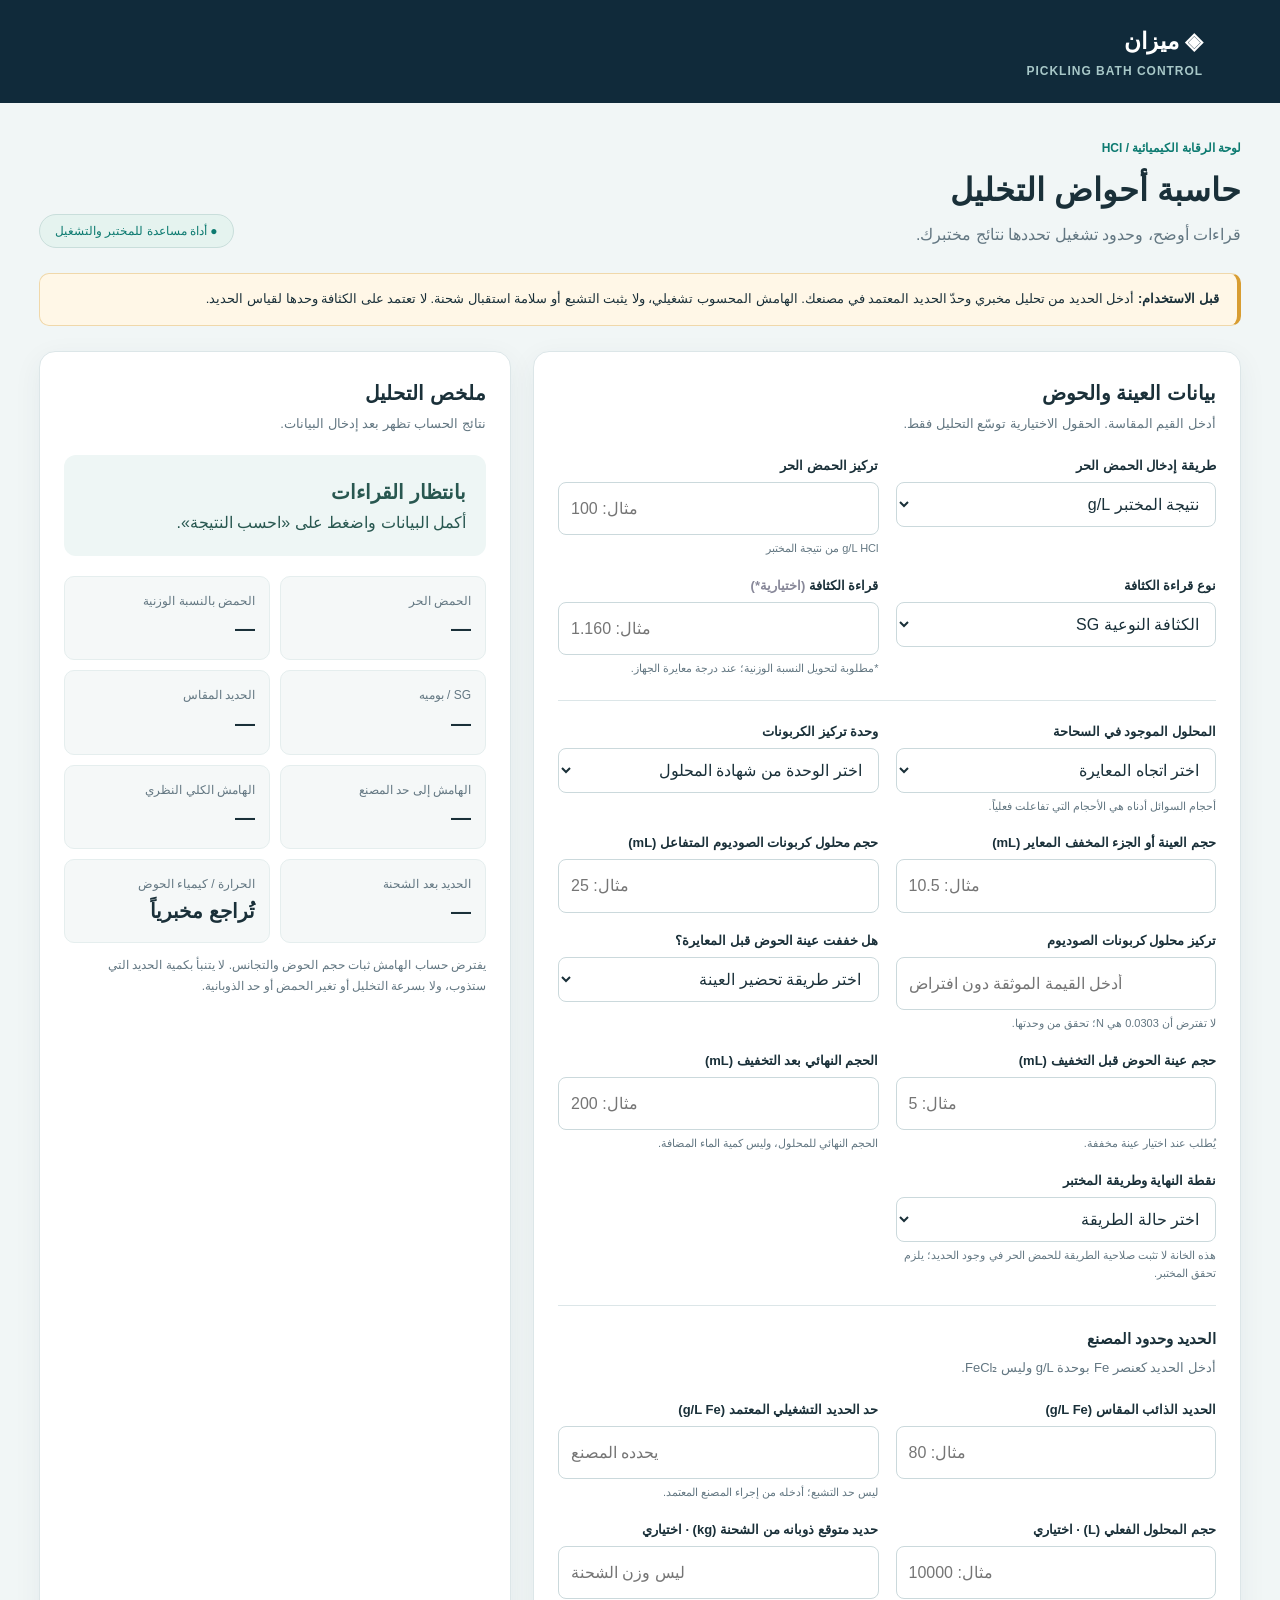
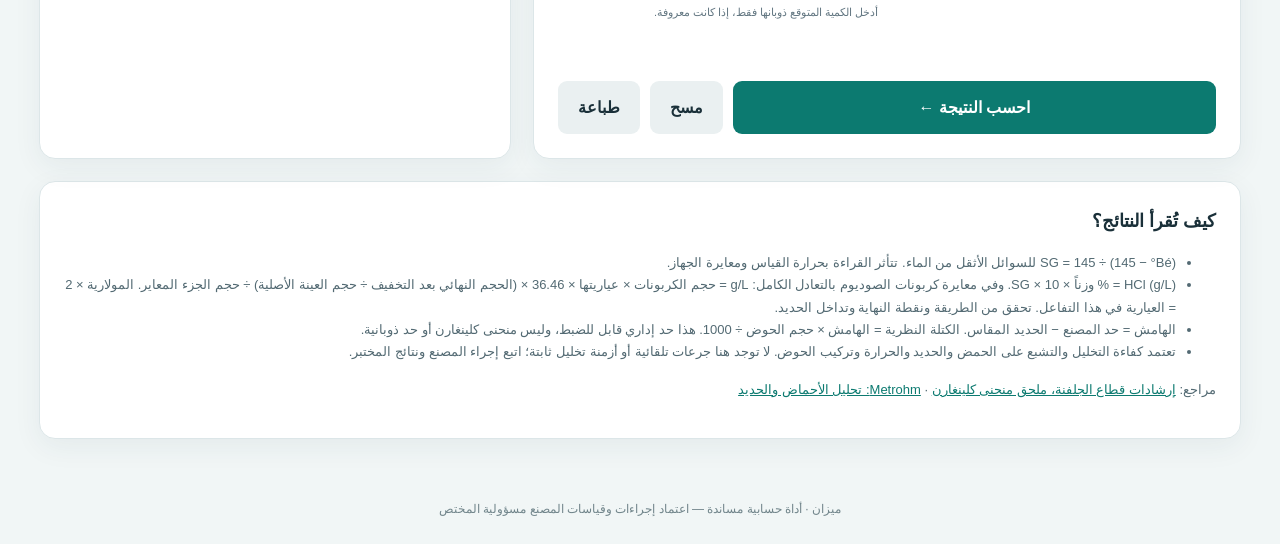
<file: hcl-capacity.html>
<!doctype html><html lang="ar" dir="rtl"><head><meta charset="utf-8"><meta name="viewport" content="width=device-width,initial-scale=1"><title>ميزان | حاسبة أحواض التخليل</title><style>
:root{--navy:#102a3a;--ink:#1a3039;--muted:#637782;--line:#dce6e8;--teal:#0c7a70;--bg:#f1f6f6}*{box-sizing:border-box}body{margin:0;background:var(--bg);color:var(--ink);font-family:Tahoma,Arial,sans-serif;line-height:1.7}.top{background:var(--navy);color:white;padding:22px 6%}.brand{font-weight:bold;font-size:23px}.brand small{font-size:12px;color:#a8c8c8;display:block;letter-spacing:1px}.wrap{max-width:1250px;margin:auto;padding:35px 24px}.eyebrow{color:var(--teal);font-size:12px;font-weight:bold}.hero{display:flex;justify-content:space-between;align-items:end;gap:20px}.hero h1{font-size:32px;margin:4px 0}.hero p{margin:0;color:var(--muted)}.pill{border:1px solid #c9dedb;color:var(--teal);background:#e5f3ef;border-radius:30px;padding:6px 15px;font-size:12px;white-space:nowrap}.alert{margin:25px 0;background:#fff7e7;border:1px solid #f0d8aa;border-right:4px solid #d89d32;padding:14px 18px;border-radius:10px;font-size:13px}.grid{display:grid;grid-template-columns:1.2fr .8fr;gap:22px}.card{background:white;border:1px solid var(--line);border-radius:16px;padding:24px;box-shadow:0 8px 28px #183d4810}.card h2{margin:0;font-size:20px}.sub{color:var(--muted);font-size:13px;margin:3px 0 20px}.fields{display:grid;grid-template-columns:1fr 1fr;gap:17px}.field label{display:block;font-size:13px;font-weight:bold;margin-bottom:5px}.field small{display:block;color:var(--muted);font-size:11px;margin-top:4px}.field input,.field select{width:100%;border:1px solid #cbd9dc;border-radius:8px;padding:12px;font:inherit;color:var(--ink);background:#fff;direction:ltr;text-align:left}.field select{direction:rtl;text-align:right}.section{border-top:1px solid var(--line);margin-top:22px;padding-top:20px}.section h3{font-size:15px;margin:0 0 5px}.buttons{display:flex;gap:10px;margin-top:24px}button{border:0;border-radius:9px;padding:13px 20px;font:inherit;font-weight:bold;cursor:pointer}.primary{background:var(--teal);color:white;flex:1}.secondary{background:#eaf0f1;color:var(--ink)}.status{background:#eef6f5;border-radius:12px;padding:20px;margin:20px 0;color:#285750}.status strong{display:block;font-size:20px}.results{display:grid;grid-template-columns:1fr 1fr;gap:10px}.metric{background:#f5f8f8;border:1px solid #e5eeee;padding:14px;border-radius:10px}.metric span{display:block;color:var(--muted);font-size:12px}.metric b{font-size:20px;direction:ltr;display:block;text-align:right}.note{font-size:12px;color:var(--muted)}.error{color:#a23827;font-weight:bold;min-height:22px;font-size:13px}.refs{margin-top:22px}.refs h2{font-size:18px}.refs p,.refs li{font-size:13px;color:#536a73}.refs a{color:var(--teal)}footer{text-align:center;color:#71858b;font-size:12px;padding:25px}@media(max-width:800px){.grid{grid-template-columns:1fr}.hero{display:block}.pill{display:inline-block;margin-top:15px}.hero h1{font-size:26px}}@media(max-width:480px){.fields{grid-template-columns:1fr}.wrap{padding:24px 14px}.card{padding:18px}}@media print{button{display:none}body{background:white}.card{box-shadow:none}.grid{display:block}.card{margin-bottom:10px}}
</style></head><body><header class="top"><div class="brand">◈ ميزان <small>PICKLING BATH CONTROL</small></div></header><main class="wrap"><div class="hero"><div><div class="eyebrow">لوحة الرقابة الكيميائية / HCl</div><h1>حاسبة أحواض التخليل</h1><p>قراءات أوضح، وحدود تشغيل تحددها نتائج مختبرك.</p></div><div class="pill">● أداة مساعدة للمختبر والتشغيل</div></div><div class="alert"><b>قبل الاستخدام:</b> أدخل الحديد من تحليل مخبري وحدّ الحديد المعتمد في مصنعك. الهامش المحسوب تشغيلي، ولا يثبت التشبع أو سلامة استقبال شحنة. لا تعتمد على الكثافة وحدها لقياس الحديد.</div><div class="grid"><section class="card"><h2>بيانات العينة والحوض</h2><p class="sub">أدخل القيم المقاسة. الحقول الاختيارية توسّع التحليل فقط.</p><div class="fields"><div class="field"><label for="mode">طريقة إدخال الحمض الحر</label><select id="mode"><option value="gl">نتيجة المختبر g/L</option><option value="ww">نسبة وزنية % w/w</option><option value="tit">معايرة كربونات الصوديوم Na₂CO₃</option></select></div><div class="field" id="acidbox"><label for="acid">تركيز الحمض الحر</label><input id="acid" type="number" min="0" step="any" placeholder="مثال: 100"><small id="acidunit">g/L HCl من نتيجة المختبر</small></div><div class="field"><label for="densitytype">نوع قراءة الكثافة</label><select id="densitytype"><option value="sg">الكثافة النوعية SG</option><option value="be">درجة بوميه °Bé</option></select></div><div class="field"><label for="density">قراءة الكثافة <span style="color:#889">(اختيارية*)</span></label><input id="density" type="number" min="0" step="any" placeholder="مثال: 1.160"><small>*مطلوبة لتحويل النسبة الوزنية؛ عند درجة معايرة الجهاز.</small></div></div><div id="titration" class="fields section" hidden><div class="field"><label for="direction">المحلول الموجود في السحاحة</label><select id="direction"><option value="">اختر اتجاه المعايرة</option><option value="carbonate">كربونات الصوديوم في السحاحة</option><option value="acid">عينة الحمض في السحاحة</option></select><small>أحجام السوائل أدناه هي الأحجام التي تفاعلت فعلياً.</small></div><div class="field"><label for="conctype">وحدة تركيز الكربونات</label><select id="conctype"><option value="">اختر الوحدة من شهادة المحلول</option><option value="N">عيارية N</option><option value="M">مولارية M — للتعادل الكامل</option></select></div><div class="field"><label for="sample">حجم العينة أو الجزء المخفف المعاير (mL)</label><input id="sample" type="number" min="0" step="any" placeholder="مثال: 10.5"></div><div class="field"><label for="naoh">حجم محلول كربونات الصوديوم المتفاعل (mL)</label><input id="naoh" type="number" min="0" step="any" placeholder="مثال: 25"></div><div class="field"><label for="normal">تركيز محلول كربونات الصوديوم</label><input id="normal" type="number" min="0" step="any" placeholder="أدخل القيمة الموثقة دون افتراض"><small>لا تفترض أن 0.0303 هي N؛ تحقق من وحدتها.</small></div><div class="field"><label for="dilutionmode">هل خففت عينة الحوض قبل المعايرة؟</label><select id="dilutionmode"><option value="">اختر طريقة تحضير العينة</option><option value="no">لم أخففها</option><option value="yes">خففتها قبل أخذ جزء للمعايرة</option></select></div><div class="field"><label for="original">حجم عينة الحوض قبل التخفيف (mL)</label><input id="original" type="number" min="0" step="any" placeholder="مثال: 5"><small>يُطلب عند اختيار عينة مخففة.</small></div><div class="field"><label for="finalvol">الحجم النهائي بعد التخفيف (mL)</label><input id="finalvol" type="number" min="0" step="any" placeholder="مثال: 200"><small>الحجم النهائي للمحلول، وليس كمية الماء المضافة.</small></div><div class="field"><label for="endpoint">نقطة النهاية وطريقة المختبر</label><select id="endpoint"><option value="">اختر حالة الطريقة</option><option value="confirmed">طريقة مختبر موثقة للتعادل الكامل</option></select><small>هذه الخانة لا تثبت صلاحية الطريقة للحمض الحر في وجود الحديد؛ يلزم تحقق المختبر.</small></div></div><div class="section"><h3>الحديد وحدود المصنع</h3><p class="sub">أدخل الحديد كعنصر Fe بوحدة g/L وليس FeCl₂.</p><div class="fields"><div class="field"><label for="iron">الحديد الذائب المقاس (g/L Fe)</label><input id="iron" type="number" min="0" step="any" placeholder="مثال: 80"></div><div class="field"><label for="limit">حد الحديد التشغيلي المعتمد (g/L Fe)</label><input id="limit" type="number" min="0" step="any" placeholder="يحدده المصنع"><small>ليس حد التشبع؛ أدخله من إجراء المصنع المعتمد.</small></div><div class="field"><label for="volume">حجم المحلول الفعلي (L) · اختياري</label><input id="volume" type="number" min="0" step="any" placeholder="مثال: 10000"></div><div class="field"><label for="load">حديد متوقع ذوبانه من الشحنة (kg) · اختياري</label><input id="load" type="number" min="0" step="any" placeholder="ليس وزن الشحنة"><small>أدخل الكمية المتوقع ذوبانها فقط، إذا كانت معروفة.</small></div></div></div><p class="error" id="error" role="alert"></p><div class="buttons"><button class="primary" id="calculate">احسب النتيجة ←</button><button class="secondary" id="reset">مسح</button><button class="secondary" onclick="window.print()">طباعة</button></div></section><section class="card"><h2>ملخص التحليل</h2><p class="sub">نتائج الحساب تظهر بعد إدخال البيانات.</p><div class="status" id="status" aria-live="polite"><strong>بانتظار القراءات</strong>أكمل البيانات واضغط على «احسب النتيجة».</div><div class="results"><div class="metric"><span>الحمض الحر</span><b id="outacid">—</b></div><div class="metric"><span>الحمض بالنسبة الوزنية</span><b id="outww">—</b></div><div class="metric"><span>SG / بوميه</span><b id="outsg">—</b></div><div class="metric"><span>الحديد المقاس</span><b id="outiron">—</b></div><div class="metric"><span>الهامش إلى حد المصنع</span><b id="margin">—</b></div><div class="metric"><span>الهامش الكلي النظري</span><b id="mass">—</b></div><div class="metric"><span>الحديد بعد الشحنة</span><b id="projected">—</b></div><div class="metric"><span>الحرارة / كيمياء الحوض</span><b>تُراجع مخبرياً</b></div></div><p class="note">يفترض حساب الهامش ثبات حجم الحوض والتجانس. لا يتنبأ بكمية الحديد التي ستذوب، ولا بسرعة التخليل أو تغير الحمض أو حد الذوبانية.</p></section></div><section class="card refs"><h2>كيف تُقرأ النتائج؟</h2><ul><li>SG = 145 ÷ (145 − °Bé) للسوائل الأثقل من الماء. تتأثر القراءة بحرارة القياس ومعايرة الجهاز.</li><li>HCl (g/L) = % وزناً × SG × 10. وفي معايرة كربونات الصوديوم بالتعادل الكامل: g/L = حجم الكربونات × عياريتها × 36.46 × (الحجم النهائي بعد التخفيف ÷ حجم العينة الأصلية) ÷ حجم الجزء المعاير. المولارية × 2 = العيارية في هذا التفاعل. تحقق من الطريقة ونقطة النهاية وتداخل الحديد.</li><li>الهامش = حد المصنع − الحديد المقاس. الكتلة النظرية = الهامش × حجم الحوض ÷ 1000. هذا حد إداري قابل للضبط، وليس منحنى كلينغارن أو حد ذوبانية.</li><li>تعتمد كفاءة التخليل والتشبع على الحمض والحديد والحرارة وتركيب الحوض. لا توجد هنا جرعات تلقائية أو أزمنة تخليل ثابتة؛ اتبع إجراء المصنع ونتائج المختبر.</li></ul><p>مراجع: <a href="https://www.sepa.org.uk/media/90906/ippc_sg5_guidance_for_a2_activities_in_the_galvanising_sector.pdf" target="_blank" rel="noreferrer">إرشادات قطاع الجلفنة، ملحق منحنى كلينغارن</a> · <a href="https://www.metrohm.com/ja_jp/applications/application-notes/prozess-applikationen-anpan/an-pan-1019.html" target="_blank" rel="noreferrer">Metrohm: تحليل الأحماض والحديد</a></p></section></main><footer>ميزان · أداة حسابية مساندة — اعتماد إجراءات وقياسات المصنع مسؤولية المختص</footer><script>
const $=id=>document.getElementById(id);const fields=['acid','density','sample','naoh','normal','original','finalvol','iron','limit','volume','load'];const n=id=>$(id).value.trim()===''?null:Number($(id).value);const fmt=(x,d=1)=>Number(x).toLocaleString('en-US',{maximumFractionDigits:d});function mode(){let m=$('mode').value;$('acidbox').hidden=m==='tit';$('titration').hidden=m!=='tit';$('acidunit').textContent=m==='ww'?'% وزناً/وزن من نتيجة المختبر':'g/L HCl من نتيجة المختبر'}$('mode').onchange=mode;$('densitytype').onchange=()=>{$('density').placeholder=$('densitytype').value==='sg'?'مثال: 1.160':'مثال: 20.0'};function clearout(){['outacid','outww','outsg','outiron','margin','mass','projected'].forEach(id=>$(id).textContent='—')}function calculate(){clearout();$('error').textContent='';$('status').innerHTML='<strong>النتيجة غير مكتملة</strong>راجع البيانات ثم أعد الحساب.';let x={};for(const id of fields){x[id]=n(id);if(x[id]!==null&&(!Number.isFinite(x[id])||x[id]<0)){ $('error').textContent='أدخل أرقاماً صحيحة غير سالبة في جميع الحقول.';return}}let sg=null,be=null;if(x.density!==null){if($('densitytype').value==='be'){if(x.density>=145){$('error').textContent='قراءة بوميه غير صالحة.';return}be=x.density;sg=145/(145-be)}else{sg=x.density;if(sg<1||sg>2){$('error').textContent='تحقق من SG: أدخل قيمة بين 1 و 2 لهذه الأداة.';return}be=145-145/sg}}let acid;let m=$('mode').value;if(m==='tit'){if(!$('direction').value||!$('conctype').value||!$('endpoint').value){$('error').textContent='اختر اتجاه المعايرة ووحدة تركيز الكربونات وأكد أن نقطة النهاية للتعادل الكامل وفق طريقة المختبر.';return}if(x.sample===null||x.sample<=0||x.naoh===null||x.normal===null||x.normal<=0||!$('dilutionmode').value){$('error').textContent='أكمل أحجام المحاليل والتركيز واختر طريقة تحضير العينة.';return}let factor=1;if($('dilutionmode').value==='yes'){if(x.original===null||x.original<=0||x.finalvol===null||x.finalvol<x.original||x.sample>x.finalvol){$('error').textContent='تحقق من أحجام التخفيف: الحجم النهائي لا يقل عن العينة الأصلية، والجزء المعاير لا يتجاوز الحجم النهائي.';return}factor=x.finalvol/x.original}acid=x.naoh*x.normal*($('conctype').value==='M'?2:1)*36.46*factor/x.sample}else{if(x.acid===null){$('error').textContent='أدخل نتيجة الحمض الحر.';return}if(m==='ww'&&(x.acid>100||sg===null)){$('error').textContent='النسبة الوزنية يجب ألا تتجاوز 100% وتتطلب قراءة الكثافة.';return}acid=m==='ww'?x.acid*sg*10:x.acid}if(x.iron===null||x.limit===null||x.limit<=0){$('error').textContent='أدخل الحديد المقاس وحد الحديد المعتمد الأكبر من صفر.';return}if(x.volume!==null&&x.volume<=0){$('error').textContent='حجم الحوض يجب أن يكون أكبر من صفر.';return}if(x.load!==null&&x.volume===null){$('error').textContent='لحساب أثر الشحنة أدخل حجم الحوض الفعلي.';return}let margin=x.limit-x.iron, projected=x.load!==null?x.iron+x.load*1000/x.volume:null;$('outacid').textContent=fmt(acid)+' g/L';$('outww').textContent=sg?fmt(acid/(10*sg),2)+' % w/w':'يتطلب SG';$('outsg').textContent=sg?fmt(sg,4)+' / '+fmt(be,2)+' °Bé':'غير مدخل';$('outiron').textContent=fmt(x.iron)+' g/L';$('margin').textContent=fmt(margin)+' g/L';$('mass').textContent=x.volume?fmt(Math.max(0,margin)*x.volume/1000)+' kg':'يتطلب الحجم';$('projected').textContent=projected!==null?fmt(projected)+' g/L':'غير مدخل';let title,body;if(margin<=0){title='بلغ حد المصنع أو تجاوزه';body='لا يوجد هامش ضمن الحد المدخل. راجع مسؤول التشغيل ونتائج التحليل.'}else if(projected!==null&&projected>=x.limit){title='الشحنة تتجاوز الهامش المحدد';body='الحديد المتوقع بعد الشحنة يبلغ الحد أو يتجاوزه. راجع مسؤول التشغيل.'}else if(projected!==null){title='ضمن حد الحديد المدخل حسابياً';body='التقدير مشروط بصحة الحديد المتوقع ذوبانه وثبات الحجم. راجع الحمض والحرارة والتشبع قبل القرار.'}else{title='يوجد هامش إلى حد المصنع';body='لا يمكن الجزم بقبول الشحنة دون تقدير الحديد الذي سيذوب ومراجعة الحمض والحرارة والتشبع.'}$('status').innerHTML='<strong>'+title+'</strong>'+body;$('status').style.background=margin<=0||(projected!==null&&projected>=x.limit)?'#fff0ea':'#eef6f5'}$('calculate').onclick=calculate;$('reset').onclick=()=>{fields.forEach(id=>$(id).value='');$('dilutionmode').value='';$('mode').value='gl';$('densitytype').value='sg';$('direction').value='';$('conctype').value='';$('endpoint').value='';mode();clearout();$('error').textContent='';$('status').innerHTML='<strong>بانتظار القراءات</strong>أكمل البيانات واضغط على «احسب النتيجة».'};mode();
</script></body></html>
</file>
